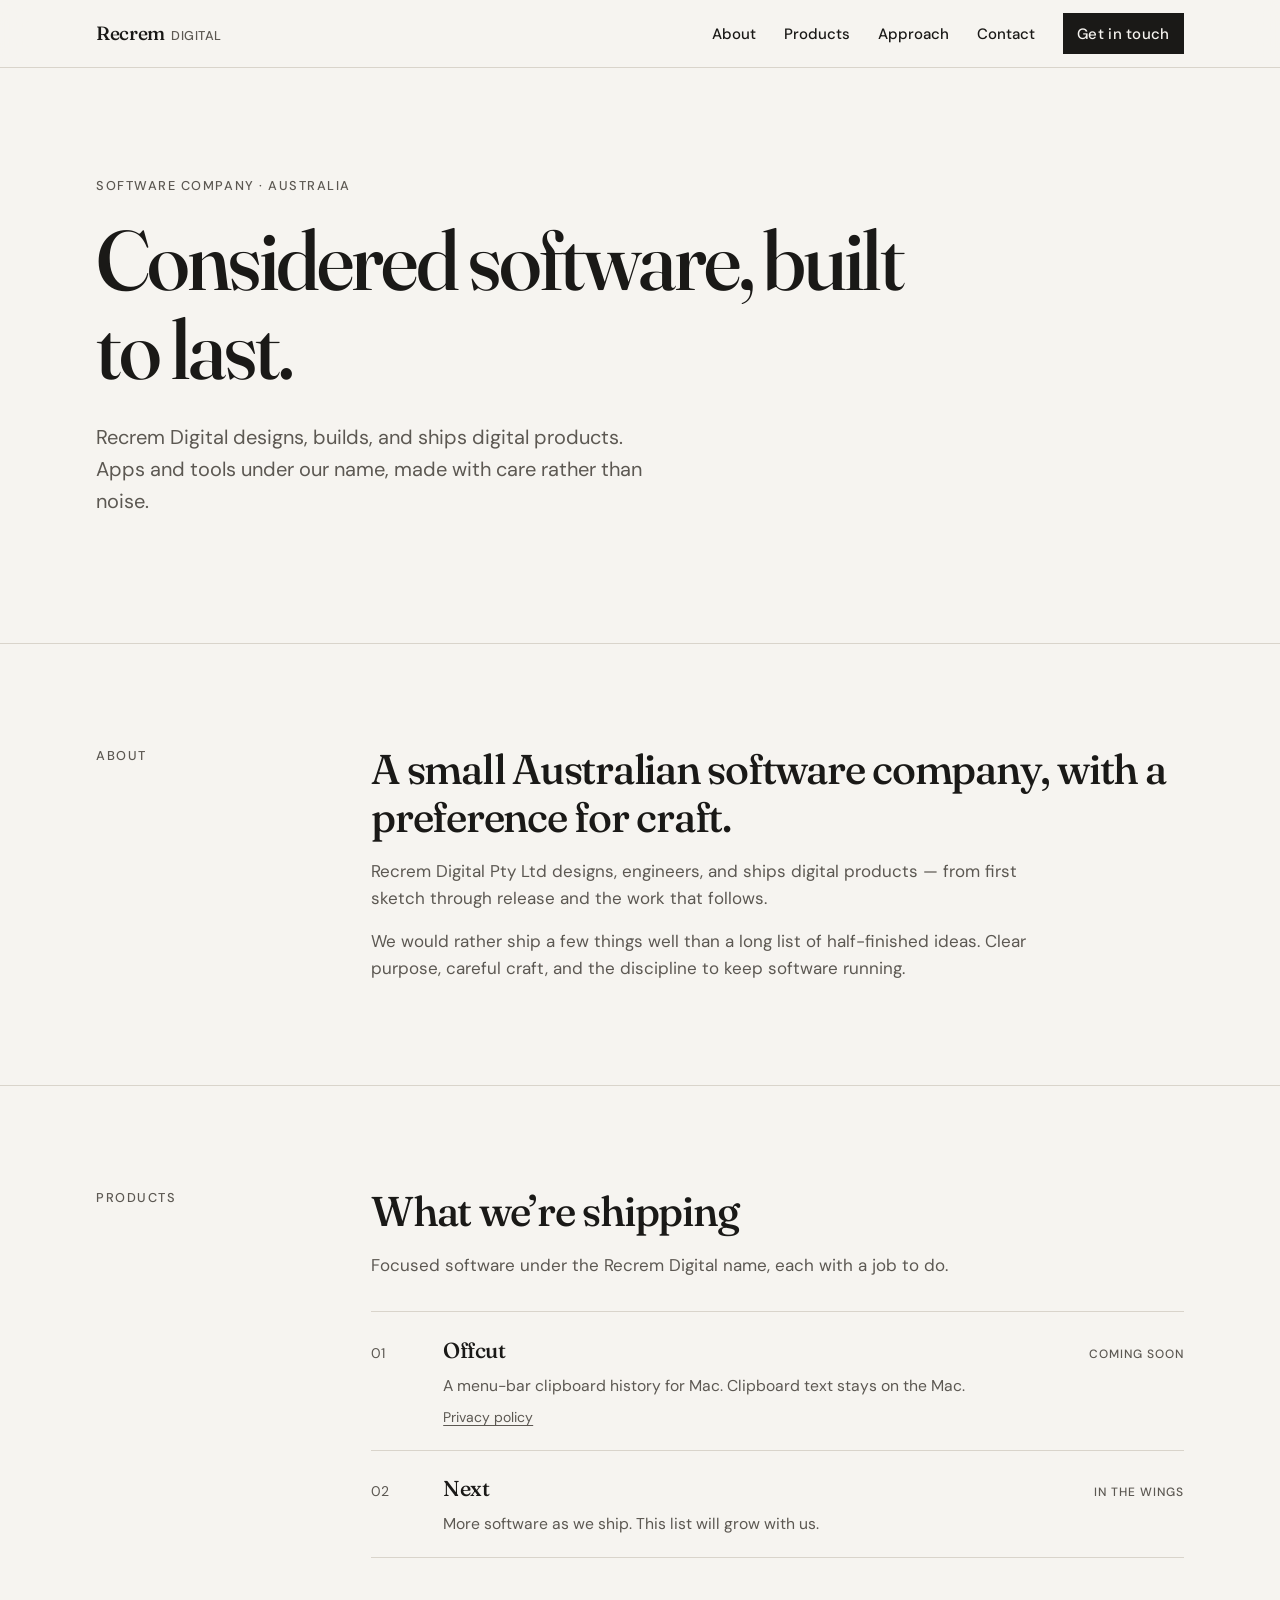
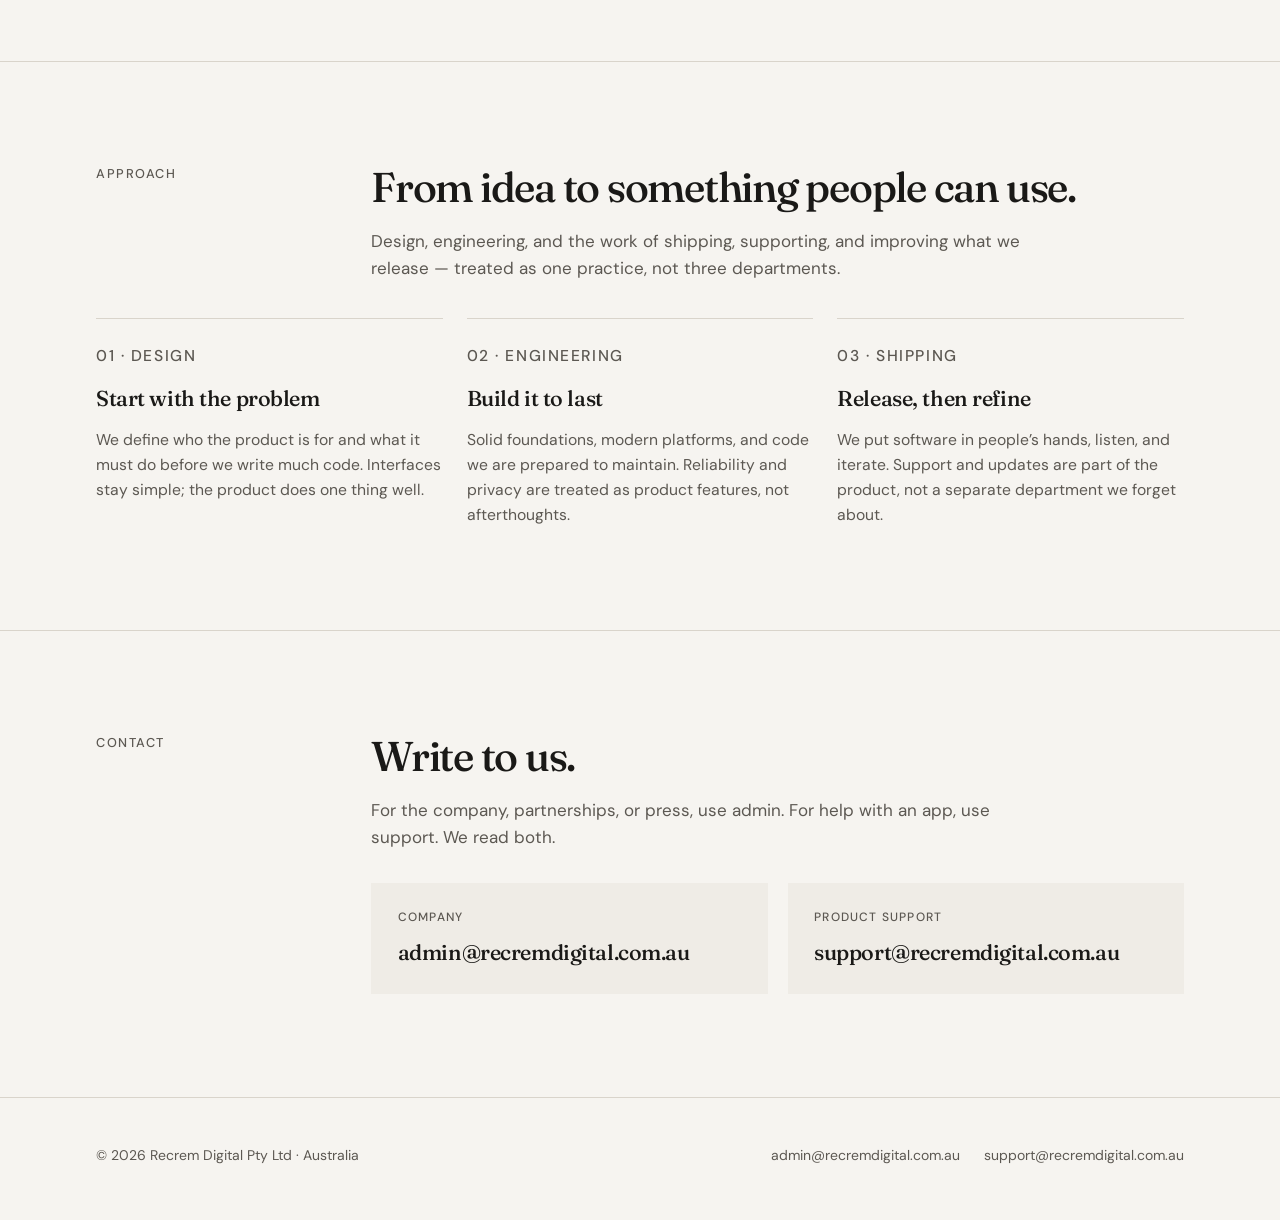
<file: index.html>
<!DOCTYPE html>
<html lang="en">
  <head>
    <meta charset="utf-8" />
    <meta name="viewport" content="width=device-width, initial-scale=1" />
    <title>Recrem Digital — Considered software</title>
    <meta
      name="description"
      content="Recrem Digital is an Australian software company that designs, builds, and ships digital products — apps and tools made with care rather than noise."
    />
    <meta
      name="google-site-verification"
      content="ZProDYQHNrE_09aYI2Dzyyb47ugTmElq07gs_HIEWXI"
    />
    <link rel="preconnect" href="https://fonts.googleapis.com" />
    <link rel="preconnect" href="https://fonts.gstatic.com" crossorigin />
    <link
      href="https://fonts.googleapis.com/css2?family=DM+Sans:ital,opsz,wght@0,9..40,400;0,9..40,500;0,9..40,600;1,9..40,400&family=Fraunces:ital,opsz,wght@0,9..144,400;0,9..144,500;0,9..144,600;1,9..144,400&display=swap"
      rel="stylesheet"
    />
    <link rel="stylesheet" href="/site.css" />
  </head>
  <body>
    <a class="skip" href="#main">Skip to content</a>

    <header class="site-header" id="top">
      <div class="header-inner">
        <a class="wordmark" href="#top">
          <span class="wordmark-name">Recrem</span>
          <span class="wordmark-meta">Digital</span>
        </a>
        <button
          class="nav-toggle"
          type="button"
          aria-expanded="false"
          aria-controls="site-nav"
          aria-label="Open menu"
        >
          <span></span>
        </button>
        <nav class="site-nav" id="site-nav" aria-label="Primary">
          <a href="#about">About</a>
          <a href="#products">Products</a>
          <a href="#approach">Approach</a>
          <a href="#contact">Contact</a>
          <a class="nav-cta" href="mailto:admin@recremdigital.com.au">Get in touch</a>
        </nav>
      </div>
    </header>

    <main id="main">
      <header class="hero">
        <div class="wrap">
          <p class="hero-kicker">Software company · Australia</p>
          <h1>Considered software, built to last.</h1>
          <p class="hero-lead">
            Recrem Digital designs, builds, and ships digital products. Apps
            and tools under our name, made with care rather than noise.
          </p>
        </div>
      </header>

      <section id="about" aria-labelledby="about-heading">
        <div class="wrap section-grid">
          <p class="section-label">About</p>
          <div class="prose">
            <h2 id="about-heading">A small Australian software company, with a preference for craft.</h2>
            <p>
              Recrem Digital Pty Ltd designs, engineers, and ships digital
              products — from first sketch through release and the work that
              follows.
            </p>
            <p>
              We would rather ship a few things well than a long list of
              half-finished ideas. Clear purpose, careful craft, and the
              discipline to keep software running.
            </p>
          </div>
        </div>
      </section>

      <section id="products" aria-labelledby="products-heading">
        <div class="wrap section-grid">
          <p class="section-label">Products</p>
          <div>
            <h2 id="products-heading">What we’re shipping</h2>
            <div class="prose">
              <p>
                Focused software under the Recrem Digital name, each with a
                job to do.
              </p>
            </div>
            <ol class="product-list">
              <li>
                <span class="product-index" aria-hidden="true">01</span>
                <div>
                  <h3>Offcut</h3>
                  <p>
                    A menu-bar clipboard history for Mac. Clipboard text stays
                    on the Mac.
                  </p>
                  <p class="product-link">
                    <a href="/offcut/privacy/">Privacy policy</a>
                  </p>
                </div>
                <span class="status">Coming soon</span>
              </li>
              <li>
                <span class="product-index" aria-hidden="true">02</span>
                <div>
                  <h3>Next</h3>
                  <p>More software as we ship. This list will grow with us.</p>
                </div>
                <span class="status">In the wings</span>
              </li>
            </ol>
          </div>
        </div>
      </section>

      <section id="approach" aria-labelledby="approach-heading">
        <div class="wrap">
          <div class="section-grid">
            <p class="section-label">Approach</p>
            <div class="prose">
              <h2 id="approach-heading">From idea to something people can use.</h2>
              <p>
                Design, engineering, and the work of shipping, supporting, and
                improving what we release — treated as one practice, not three
                departments.
              </p>
            </div>
          </div>
          <div class="approach-grid">
            <article class="approach-item">
              <p class="step">01 · Design</p>
              <h3>Start with the problem</h3>
              <p>
                We define who the product is for and what it must do before we
                write much code. Interfaces stay simple; the product does one
                thing well.
              </p>
            </article>
            <article class="approach-item">
              <p class="step">02 · Engineering</p>
              <h3>Build it to last</h3>
              <p>
                Solid foundations, modern platforms, and code we are prepared to
                maintain. Reliability and privacy are treated as product
                features, not afterthoughts.
              </p>
            </article>
            <article class="approach-item">
              <p class="step">03 · Shipping</p>
              <h3>Release, then refine</h3>
              <p>
                We put software in people’s hands, listen, and iterate. Support
                and updates are part of the product, not a separate department
                we forget about.
              </p>
            </article>
          </div>
        </div>
      </section>

      <section id="contact" aria-labelledby="contact-heading">
        <div class="wrap section-grid">
          <p class="section-label">Contact</p>
          <div>
            <h2 id="contact-heading">Write to us.</h2>
            <div class="prose">
              <p>
                For the company, partnerships, or press, use admin. For help
                with an app, use support. We read both.
              </p>
            </div>
            <div class="contact-list">
              <a class="contact-card" href="mailto:admin@recremdigital.com.au">
                <span>Company</span>
                <strong>admin@recremdigital.com.au</strong>
              </a>
              <a class="contact-card" href="mailto:support@recremdigital.com.au">
                <span>Product support</span>
                <strong>support@recremdigital.com.au</strong>
              </a>
            </div>
          </div>
        </div>
      </section>
    </main>

    <footer class="site-footer">
      <div class="wrap footer-inner">
        <p>© 2026 Recrem Digital Pty Ltd · Australia</p>
        <p class="footer-links">
          <a href="mailto:admin@recremdigital.com.au">admin@recremdigital.com.au</a>
          <a href="mailto:support@recremdigital.com.au">support@recremdigital.com.au</a>
        </p>
      </div>
    </footer>

    <script>
      (function () {
        var header = document.querySelector(".site-header");
        var toggle = document.querySelector(".nav-toggle");
        var nav = document.getElementById("site-nav");
        if (!header || !toggle || !nav) return;

        function setOpen(open) {
          header.classList.toggle("is-open", open);
          toggle.setAttribute("aria-expanded", open ? "true" : "false");
          toggle.setAttribute("aria-label", open ? "Close menu" : "Open menu");
        }

        toggle.addEventListener("click", function () {
          setOpen(!header.classList.contains("is-open"));
        });

        nav.addEventListener("click", function (event) {
          if (event.target.closest("a")) setOpen(false);
        });
      })();
    </script>
  </body>
</html>
</file>
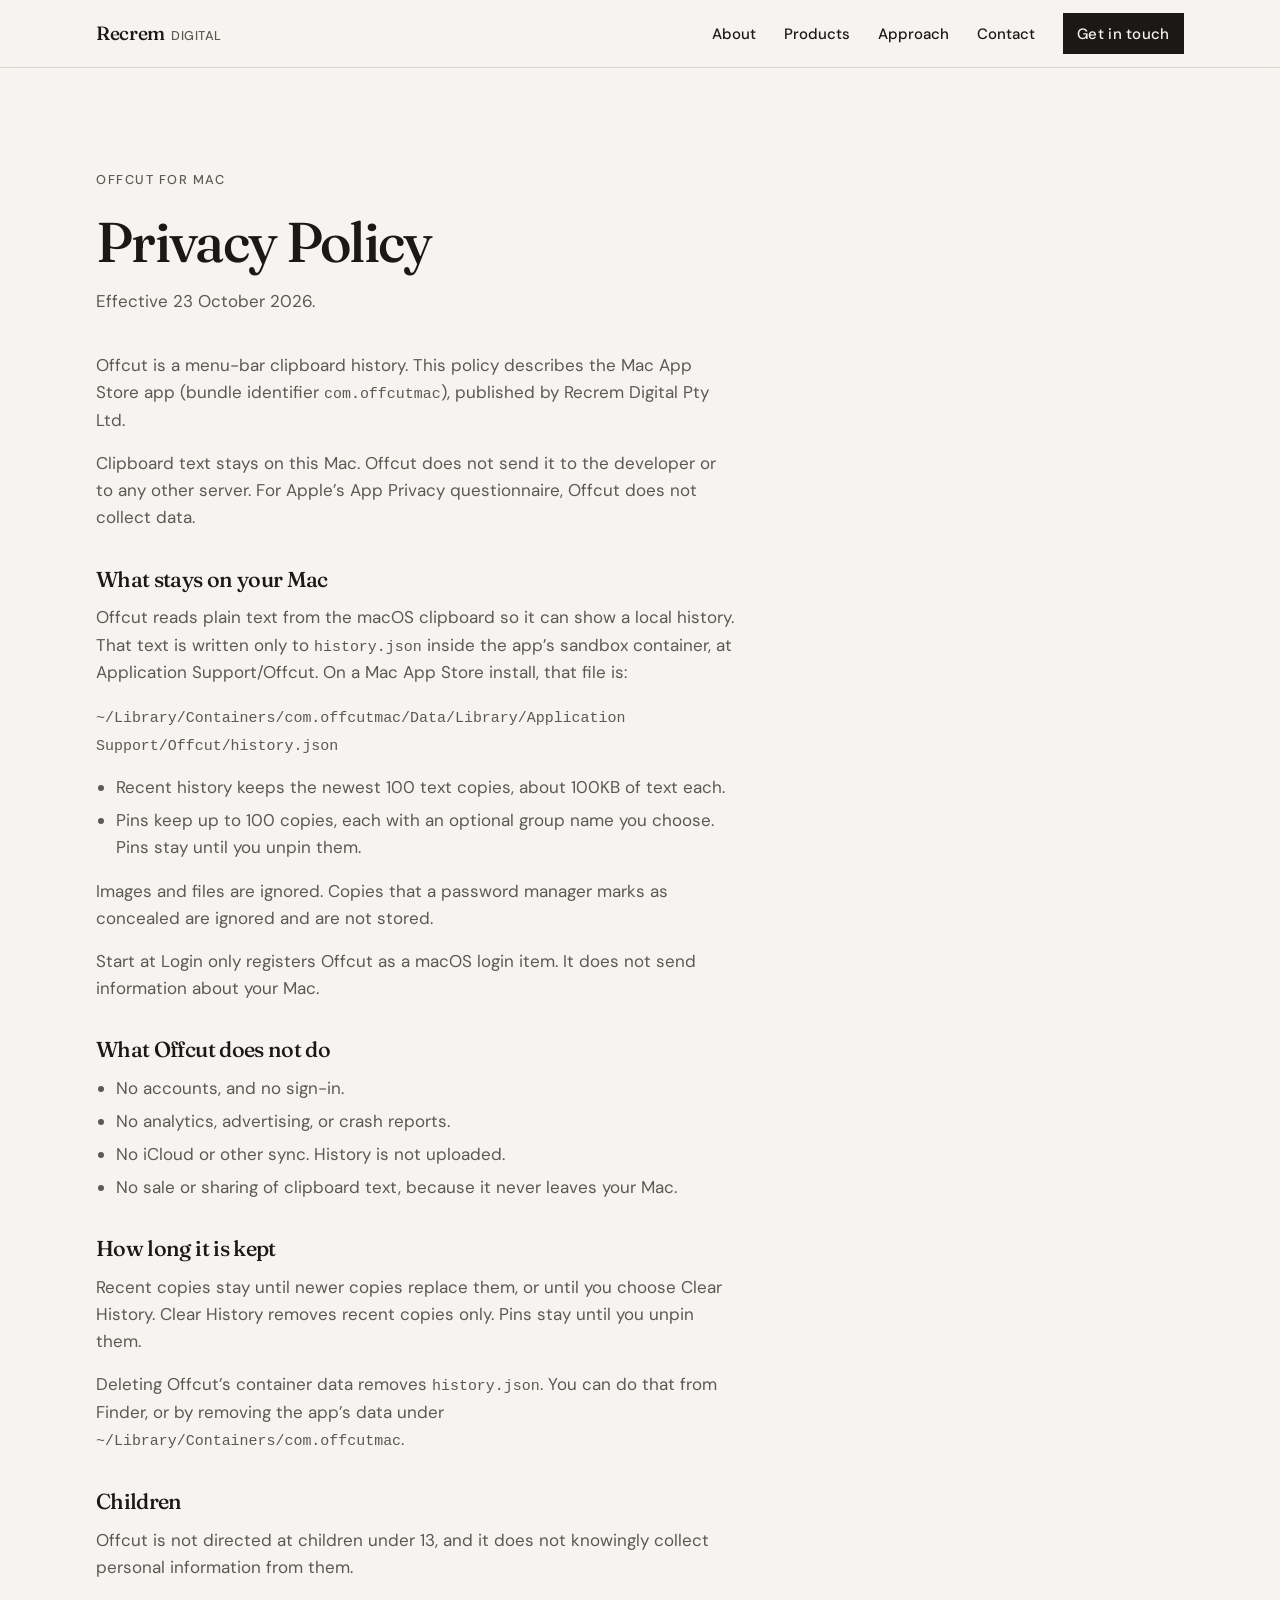
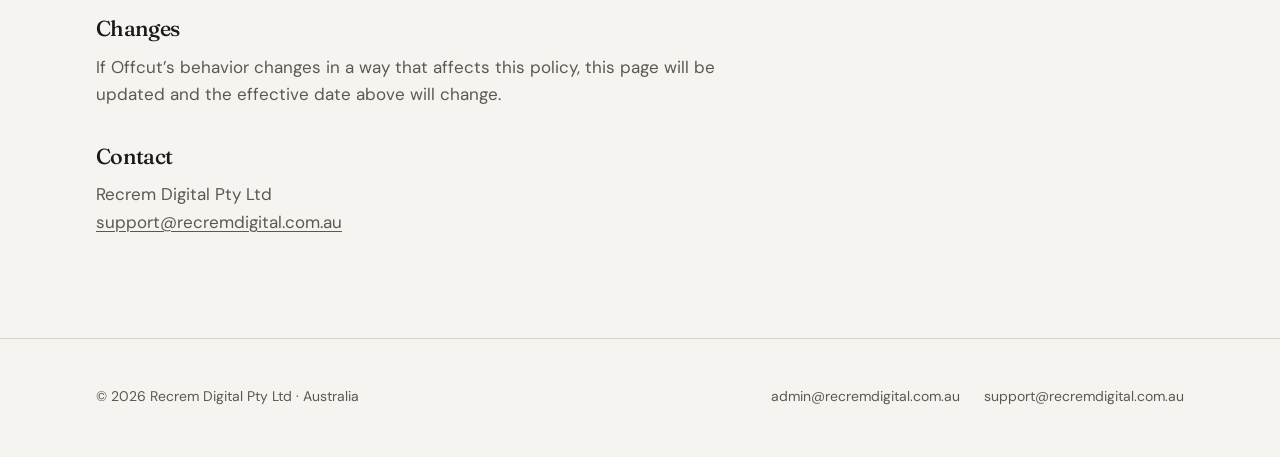
<file: offcut/privacy/index.html>
<!DOCTYPE html>
<html lang="en">
  <head>
    <meta charset="utf-8" />
    <meta name="viewport" content="width=device-width, initial-scale=1" />
    <title>Privacy Policy — Offcut — Recrem Digital</title>
    <meta
      name="description"
      content="Privacy policy for Offcut, a menu-bar clipboard history for Mac. Clipboard text stays on your Mac."
    />
    <link rel="preconnect" href="https://fonts.googleapis.com" />
    <link rel="preconnect" href="https://fonts.gstatic.com" crossorigin />
    <link
      href="https://fonts.googleapis.com/css2?family=DM+Sans:ital,opsz,wght@0,9..40,400;0,9..40,500;0,9..40,600;1,9..40,400&family=Fraunces:ital,opsz,wght@0,9..144,400;0,9..144,500;0,9..144,600;1,9..144,400&display=swap"
      rel="stylesheet"
    />
    <link rel="stylesheet" href="/site.css" />
  </head>
  <body>
    <a class="skip" href="#main">Skip to content</a>

    <header class="site-header">
      <div class="header-inner">
        <a class="wordmark" href="/">
          <span class="wordmark-name">Recrem</span>
          <span class="wordmark-meta">Digital</span>
        </a>
        <button
          class="nav-toggle"
          type="button"
          aria-expanded="false"
          aria-controls="site-nav"
          aria-label="Open menu"
        >
          <span></span>
        </button>
        <nav class="site-nav" id="site-nav" aria-label="Primary">
          <a href="/#about">About</a>
          <a href="/#products">Products</a>
          <a href="/#approach">Approach</a>
          <a href="/#contact">Contact</a>
          <a class="nav-cta" href="mailto:admin@recremdigital.com.au">Get in touch</a>
        </nav>
      </div>
    </header>

    <main id="main">
      <article class="policy">
        <div class="wrap">
          <header>
            <p class="hero-kicker">Offcut for Mac</p>
            <h1>Privacy Policy</h1>
            <p class="policy-meta">Effective 23 October 2026.</p>
          </header>

          <div class="prose">
            <p>
              Offcut is a menu-bar clipboard history. This policy describes the
              Mac App Store app (bundle identifier <code>com.offcutmac</code>),
              published by Recrem Digital Pty Ltd.
            </p>
            <p>
              Clipboard text stays on this Mac. Offcut does not send it to the
              developer or to any other server. For Apple’s App Privacy
              questionnaire, Offcut does not collect data.
            </p>

            <h2>What stays on your Mac</h2>
            <p>
              Offcut reads plain text from the macOS clipboard so it can show a
              local history. That text is written only to
              <code>history.json</code> inside the app’s sandbox container, at
              Application Support/Offcut. On a Mac App Store install, that file
              is:
            </p>
            <p>
              <code>~/Library/Containers/com.offcutmac/Data/Library/Application Support/Offcut/history.json</code>
            </p>
            <ul>
              <li>
                Recent history keeps the newest 100 text copies, about 100KB of
                text each.
              </li>
              <li>
                Pins keep up to 100 copies, each with an optional group name you
                choose. Pins stay until you unpin them.
              </li>
            </ul>
            <p>
              Images and files are ignored. Copies that a password manager marks
              as concealed are ignored and are not stored.
            </p>
            <p>
              Start at Login only registers Offcut as a macOS login item. It
              does not send information about your Mac.
            </p>

            <h2>What Offcut does not do</h2>
            <ul>
              <li>No accounts, and no sign-in.</li>
              <li>No analytics, advertising, or crash reports.</li>
              <li>No iCloud or other sync. History is not uploaded.</li>
              <li>
                No sale or sharing of clipboard text, because it never leaves
                your Mac.
              </li>
            </ul>

            <h2>How long it is kept</h2>
            <p>
              Recent copies stay until newer copies replace them, or until you
              choose Clear History. Clear History removes recent copies only.
              Pins stay until you unpin them.
            </p>
            <p>
              Deleting Offcut’s container data removes
              <code>history.json</code>. You can do that from Finder, or by
              removing the app’s data under
              <code>~/Library/Containers/com.offcutmac</code>.
            </p>

            <h2>Children</h2>
            <p>
              Offcut is not directed at children under 13, and it does not
              knowingly collect personal information from them.
            </p>

            <h2>Changes</h2>
            <p>
              If Offcut’s behavior changes in a way that affects this policy,
              this page will be updated and the effective date above will
              change.
            </p>

            <h2>Contact</h2>
            <p>
              Recrem Digital Pty Ltd<br />
              <a href="mailto:support@recremdigital.com.au">support@recremdigital.com.au</a>
            </p>
          </div>
        </div>
      </article>
    </main>

    <footer class="site-footer">
      <div class="wrap footer-inner">
        <p>© 2026 Recrem Digital Pty Ltd · Australia</p>
        <p class="footer-links">
          <a href="mailto:admin@recremdigital.com.au">admin@recremdigital.com.au</a>
          <a href="mailto:support@recremdigital.com.au">support@recremdigital.com.au</a>
        </p>
      </div>
    </footer>

    <script>
      (function () {
        var header = document.querySelector(".site-header");
        var toggle = document.querySelector(".nav-toggle");
        var nav = document.getElementById("site-nav");
        if (!header || !toggle || !nav) return;

        function setOpen(open) {
          header.classList.toggle("is-open", open);
          toggle.setAttribute("aria-expanded", open ? "true" : "false");
          toggle.setAttribute("aria-label", open ? "Close menu" : "Open menu");
        }

        toggle.addEventListener("click", function () {
          setOpen(!header.classList.contains("is-open"));
        });

        nav.addEventListener("click", function (event) {
          if (event.target.closest("a")) setOpen(false);
        });
      })();
    </script>
  </body>
</html>
</file>
<file: site.css>
:root {
  --bg: #f6f4f0;
  --bg-warm: #efece6;
  --ink: #1a1917;
  --muted: #5c5852;
  --line: #d9d4cb;
  --cream: #f6f4f0;
  --header-h: 4.25rem;
  --max: 68rem;
  --gutter: clamp(1.25rem, 4vw, 2.5rem);
  --serif: "Fraunces", "Iowan Old Style", "Palatino Linotype", Palatino, serif;
  --sans: "DM Sans", "Segoe UI", system-ui, sans-serif;
}

*,
*::before,
*::after {
  box-sizing: border-box;
}

html {
  scroll-behavior: smooth;
}

@media (prefers-reduced-motion: reduce) {
  html {
    scroll-behavior: auto;
  }

  *,
  *::before,
  *::after {
    animation: none !important;
    transition: none !important;
  }
}

body {
  margin: 0;
  background: var(--bg);
  color: var(--ink);
  font-family: var(--sans);
  font-optical-sizing: auto;
  font-size: 1.0625rem;
  line-height: 1.6;
  -webkit-font-smoothing: antialiased;
  text-rendering: optimizeLegibility;
}

a {
  color: inherit;
  text-decoration-thickness: 1px;
  text-underline-offset: 0.18em;
}

a:hover {
  color: var(--muted);
}

:focus-visible {
  outline: 2px solid var(--ink);
  outline-offset: 3px;
}

img,
svg {
  display: block;
}

.skip {
  position: absolute;
  left: var(--gutter);
  top: -100px;
  z-index: 100;
  background: var(--ink);
  color: var(--cream);
  padding: 0.5rem 0.85rem;
  font-size: 0.875rem;
}

.skip:focus {
  top: 0.75rem;
}

.site-header {
  position: sticky;
  top: 0;
  z-index: 50;
  height: var(--header-h);
  display: flex;
  align-items: center;
  background: color-mix(in srgb, var(--bg) 88%, transparent);
  backdrop-filter: blur(14px);
  -webkit-backdrop-filter: blur(14px);
  border-bottom: 1px solid var(--line);
}

.header-inner {
  width: min(var(--max), 100% - var(--gutter) * 2);
  margin-inline: auto;
  display: flex;
  align-items: center;
  justify-content: space-between;
  gap: 1.5rem;
}

.wordmark {
  display: inline-flex;
  align-items: baseline;
  gap: 0.4rem;
  text-decoration: none;
  letter-spacing: -0.02em;
}

.wordmark:hover {
  color: var(--ink);
}

.wordmark-name {
  font-family: var(--serif);
  font-size: 1.2rem;
  font-weight: 500;
  font-optical-sizing: auto;
}

.wordmark-meta {
  font-size: 0.8rem;
  font-weight: 500;
  color: var(--muted);
  letter-spacing: 0.04em;
  text-transform: uppercase;
}

.nav-toggle {
  display: none;
  width: 2.5rem;
  height: 2.5rem;
  padding: 0;
  border: 1px solid var(--line);
  background: transparent;
  cursor: pointer;
  color: var(--ink);
}

.nav-toggle span,
.nav-toggle span::before,
.nav-toggle span::after {
  display: block;
  width: 1rem;
  height: 1.5px;
  background: currentColor;
  position: relative;
  margin-inline: auto;
}

.nav-toggle span::before,
.nav-toggle span::after {
  content: "";
  position: absolute;
  left: 0;
}

.nav-toggle span::before {
  top: -5px;
}

.nav-toggle span::after {
  top: 5px;
}

.site-nav {
  display: flex;
  align-items: center;
  gap: 1.75rem;
}

.site-nav a {
  text-decoration: none;
  font-size: 0.9375rem;
  font-weight: 500;
}

.site-nav a:hover {
  color: var(--muted);
}

.nav-cta {
  display: inline-flex;
  align-items: center;
  background: var(--ink);
  color: var(--cream) !important;
  padding: 0.55rem 0.9rem;
  font-size: 0.8125rem;
  font-weight: 500;
  letter-spacing: 0.02em;
  text-decoration: none;
}

.nav-cta:hover {
  background: #2c2a27;
}

main {
  overflow: clip;
}

.wrap {
  width: min(var(--max), 100% - var(--gutter) * 2);
  margin-inline: auto;
}

.hero {
  padding: clamp(4rem, 12vh, 8rem) 0 clamp(5rem, 14vh, 9rem);
  border-bottom: 1px solid var(--line);
}

.hero-kicker {
  margin: 0 0 1.25rem;
  font-size: 0.8rem;
  font-weight: 500;
  letter-spacing: 0.12em;
  text-transform: uppercase;
  color: var(--muted);
}

.hero h1 {
  margin: 0;
  max-width: 16ch;
  font-family: var(--serif);
  font-size: clamp(2.75rem, 7.2vw, 5.25rem);
  font-weight: 500;
  font-optical-sizing: auto;
  line-height: 1.05;
  letter-spacing: -0.035em;
}

.hero-lead {
  margin: 1.75rem 0 0;
  max-width: 36rem;
  font-size: clamp(1.05rem, 2vw, 1.25rem);
  color: var(--muted);
}

section {
  padding: clamp(3.5rem, 8vw, 6.5rem) 0;
  border-bottom: 1px solid var(--line);
}

.section-grid {
  display: grid;
  grid-template-columns: minmax(10rem, 14rem) 1fr;
  gap: clamp(1.5rem, 4vw, 3.5rem);
  align-items: start;
}

.section-label {
  margin: 0;
  font-size: 0.8rem;
  font-weight: 500;
  letter-spacing: 0.12em;
  text-transform: uppercase;
  color: var(--muted);
}

h2 {
  margin: 0 0 1rem;
  font-family: var(--serif);
  font-size: clamp(1.85rem, 3.4vw, 2.6rem);
  font-weight: 500;
  line-height: 1.15;
  letter-spacing: -0.03em;
}

.prose p {
  margin: 0 0 1rem;
  max-width: 42rem;
  color: var(--muted);
}

.prose p:last-child {
  margin-bottom: 0;
}

.product-list {
  list-style: none;
  margin: 2rem 0 0;
  padding: 0;
  border-top: 1px solid var(--line);
}

.product-list li {
  display: grid;
  grid-template-columns: 3.5rem 1fr auto;
  gap: 1rem;
  align-items: baseline;
  padding: 1.35rem 0;
  border-bottom: 1px solid var(--line);
}

.product-index {
  font-variant-numeric: tabular-nums;
  font-size: 0.875rem;
  color: var(--muted);
}

.product-list h3 {
  margin: 0 0 0.25rem;
  font-family: var(--serif);
  font-size: 1.35rem;
  font-weight: 500;
  letter-spacing: -0.02em;
}

.product-list p {
  margin: 0;
  color: var(--muted);
  font-size: 0.98rem;
}

.status {
  font-size: 0.75rem;
  font-weight: 500;
  letter-spacing: 0.08em;
  text-transform: uppercase;
  color: var(--muted);
  white-space: nowrap;
}

.approach-grid {
  display: grid;
  grid-template-columns: repeat(3, 1fr);
  gap: 1.5rem;
  margin-top: 2.25rem;
}

.approach-item {
  padding: 1.5rem 0 0;
  border-top: 1px solid var(--line);
}

.approach-item h3 {
  margin: 0.85rem 0 0.65rem;
  font-family: var(--serif);
  font-size: 1.35rem;
  font-weight: 500;
  letter-spacing: -0.02em;
}

.approach-item p {
  margin: 0;
  color: var(--muted);
  font-size: 0.98rem;
}

.step {
  font-size: 0.8rem;
  font-weight: 500;
  letter-spacing: 0.1em;
  text-transform: uppercase;
  color: var(--muted);
}

.contact-list {
  display: grid;
  grid-template-columns: 1fr 1fr;
  gap: 1.25rem;
  margin-top: 2rem;
}

.contact-card {
  display: block;
  padding: 1.5rem 1.6rem 1.4rem;
  background: var(--bg-warm);
  text-decoration: none;
  border: 1px solid transparent;
}

.contact-card:hover {
  color: var(--ink);
  border-color: var(--line);
}

.contact-card span {
  display: block;
  font-size: 0.75rem;
  font-weight: 500;
  letter-spacing: 0.1em;
  text-transform: uppercase;
  color: var(--muted);
  margin-bottom: 0.55rem;
}

.contact-card strong {
  font-family: var(--serif);
  font-size: clamp(1.05rem, 2vw, 1.35rem);
  font-weight: 500;
  letter-spacing: -0.02em;
  word-break: break-word;
}

.site-footer {
  padding: 2rem 0 2.5rem;
}

.footer-inner {
  display: flex;
  flex-wrap: wrap;
  justify-content: space-between;
  gap: 1rem 2rem;
  font-size: 0.875rem;
  color: var(--muted);
}

.footer-links {
  display: flex;
  flex-wrap: wrap;
  gap: 1rem 1.5rem;
}

.footer-links a {
  text-decoration: none;
}

@media (max-width: 820px) {
  .section-grid,
  .approach-grid,
  .contact-list,
  .product-list li {
    grid-template-columns: 1fr;
  }

  .product-list li {
    gap: 0.35rem;
  }

  .status {
    justify-self: start;
  }
}

@media (max-width: 720px) {
  .nav-toggle {
    display: inline-flex;
    align-items: center;
    justify-content: center;
  }

  .site-nav {
    display: none;
    position: absolute;
    top: var(--header-h);
    left: 0;
    right: 0;
    flex-direction: column;
    align-items: stretch;
    gap: 0;
    padding: 0.5rem var(--gutter) 1.25rem;
    background: var(--bg);
    border-bottom: 1px solid var(--line);
  }

  .site-header.is-open .site-nav {
    display: flex;
  }

  .site-nav a {
    padding: 0.7rem 0;
    border-bottom: 1px solid var(--line);
  }

  .nav-cta {
    margin-top: 0.75rem;
    justify-content: center;
  }
}

.product-list .product-link {
  margin-top: 0.5rem;
  font-size: 0.875rem;
}

.policy {
  padding: clamp(3.5rem, 8vw, 6.5rem) 0;
  border-bottom: 1px solid var(--line);
}

.policy h1 {
  margin: 0;
  max-width: 16ch;
  font-family: var(--serif);
  font-size: clamp(2.25rem, 5vw, 3.5rem);
  font-weight: 500;
  font-optical-sizing: auto;
  line-height: 1.1;
  letter-spacing: -0.03em;
}

.policy-meta {
  margin: 1rem 0 0;
  color: var(--muted);
}

.policy .prose {
  margin-top: 2.25rem;
  max-width: 40rem;
}

.policy h2 {
  margin: 2.25rem 0 0.75rem;
  font-size: 1.35rem;
}

.policy ul {
  margin: 0 0 1rem;
  padding-left: 1.25rem;
  max-width: 42rem;
  color: var(--muted);
}

.policy li + li {
  margin-top: 0.35rem;
}

.policy code {
  font-family: ui-monospace, "SF Mono", Menlo, Consolas, monospace;
  font-size: 0.88em;
  overflow-wrap: anywhere;
}
</file>
